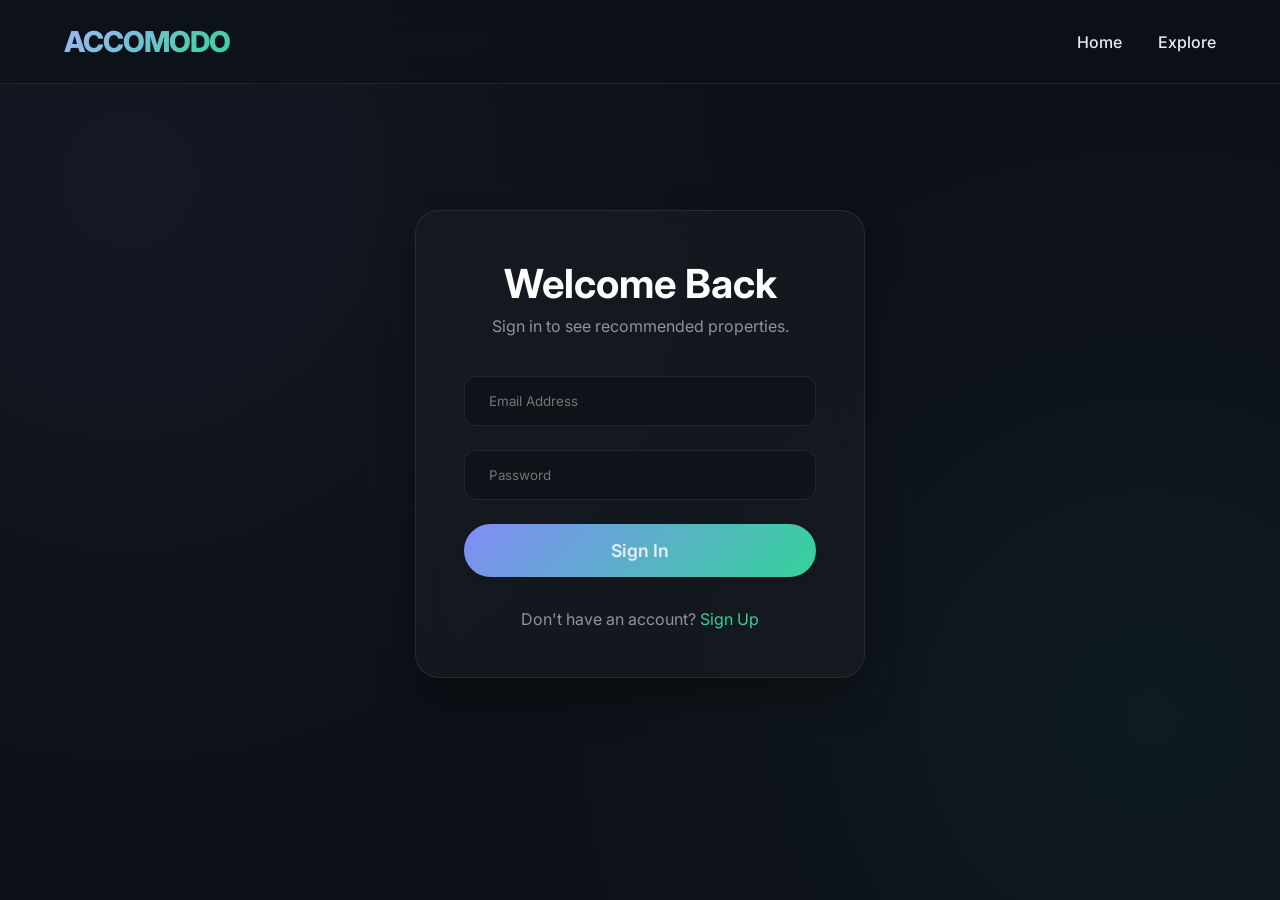
<file: src/main/webapp/login.html>
<!DOCTYPE html>
<html lang="en">
<head>
    <meta charset="UTF-8">
    <meta name="viewport" content="width=device-width, initial-scale=1.0">
    <title>Accomodo | Sign In / Sign Up</title>
    <link href="https://fonts.googleapis.com/css2?family=Inter:wght@300;400;500;600;800&display=swap" rel="stylesheet">
    <link rel="stylesheet" href="css/style.css">
    <link rel="manifest" href="manifest.json">
    <script src="js/app.js" defer></script>
    <style>
        .login-container {
            min-height: 80vh;
            display: flex;
            align-items: center;
            justify-content: center;
            padding: 2rem;
        }
        .login-card {
            background: var(--bg-card);
            backdrop-filter: var(--glass-blur);
            border: 1px solid var(--border);
            padding: 3rem;
            border-radius: 24px;
            width: 100%;
            max-width: 450px;
            box-shadow: 0 20px 40px rgba(0, 0, 0, 0.3);
            text-align: center;
            animation: scaleIn 0.5s ease-out;
        }
        .login-input, .login-select {
            width: 100%;
            padding: 1rem 1.5rem;
            margin-bottom: 1.5rem;
            background: rgba(0, 0, 0, 0.2);
            border: 1px solid var(--border);
            border-radius: 12px;
            color: #fff;
            outline: none;
            transition: border-color 0.3s;
        }
        .login-select option {
            background: var(--bg-dark);
        }
        .login-input:focus, .login-select:focus {
            border-color: var(--secondary);
        }
        .hidden { display: none; }
    </style>
</head>
<body>
    <nav>
        <div class="logo">ACCOMODO</div>
        <div class="nav-links">
            <a href="index.html">Home</a>
            <a href="search.html">Explore</a>
        </div>
    </nav>

    <div class="login-container">
        <!-- Sign In Form -->
        <div class="login-card" id="signInForm">
            <h1 style="margin-bottom: 0.5rem; font-size: 2.5rem; color: #fff;">Welcome Back</h1>
            <p style="color: var(--text-muted); margin-bottom: 2.5rem;">Sign in to see recommended properties.</p>
            
            <form onsubmit="handleLogin(event)">
                <input type="email" id="loginEmail" class="login-input" placeholder="Email Address" required>
                <input type="password" id="loginPass" class="login-input" placeholder="Password" required>
                
                <button type="submit" class="btn-glass" style="width: 100%; background: linear-gradient(135deg, var(--primary), var(--secondary)); border: none; padding: 1rem; font-size: 1.1rem;">Sign In</button>
            </form>
            
            <p style="margin-top: 2rem; color: var(--text-muted);">
                Don't have an account? <a href="#" style="color: var(--secondary); text-decoration: none;" onclick="toggleForms()">Sign Up</a>
            </p>
        </div>

        <!-- Sign Up Form -->
        <div class="login-card hidden" id="signUpForm">
            <h1 style="margin-bottom: 0.5rem; font-size: 2.5rem; color: #fff;">Create Account</h1>
            <p style="color: var(--text-muted); margin-bottom: 1.5rem;">Tell us what you're looking for to get personalized recommendations.</p>
            
            <form onsubmit="handleRegister(event)">
                <input type="text" id="regName" class="login-input" placeholder="Full Name" required>
                <input type="email" id="regEmail" class="login-input" placeholder="Email Address" required>
                <input type="password" id="regPass" class="login-input" placeholder="Password" required>
                
                <select id="regGender" class="login-select" required>
                    <option value="">Select Gender</option>
                    <option value="Male">Male</option>
                    <option value="Female">Female</option>
                    <option value="Other">Other</option>
                </select>

                <select id="regPref" class="login-select" required>
                    <option value="">What are you looking for?</option>
                    <option value="Hostel">Hostel with Food</option>
                    <option value="PG">PG near campus</option>
                    <option value="Flat">Independent Flat</option>
                </select>

                <select id="regBudget" class="login-select" required>
                    <option value="">Max Monthly Budget</option>
                    <option value="8000">Under ₹8,000</option>
                    <option value="12000">Under ₹12,000</option>
                    <option value="18000">Under ₹18,000</option>
                    <option value="99999">No Budget Limit</option>
                </select>

                <select id="regFood" class="login-select" required>
                    <option value="">Food Preference</option>
                    <option value="Veg">Vegetarian Only</option>
                    <option value="Any">Any / Non-Veg Allowed</option>
                    <option value="Self">Self Cooking / Kitchen Required</option>
                </select>

                <select id="regSharing" class="login-select" required>
                    <option value="">Room Preference</option>
                    <option value="Single">Private / Single Room</option>
                    <option value="Shared">Shared Room</option>
                    <option value="Any">Doesn't Matter</option>
                </select>
                
                <button type="submit" class="btn-glass" style="width: 100%; background: linear-gradient(135deg, var(--secondary), var(--primary)); border: none; padding: 1rem; font-size: 1.1rem;">Register</button>
            </form>
            
            <p style="margin-top: 2rem; color: var(--text-muted);">
                Already have an account? <a href="#" style="color: var(--secondary); text-decoration: none;" onclick="toggleForms()">Sign In</a>
            </p>
        </div>
    </div>

    <script>
        function toggleForms() {
            document.getElementById('signInForm').classList.toggle('hidden');
            document.getElementById('signUpForm').classList.toggle('hidden');
        }

        async function handleLogin(e) {
            e.preventDefault();
            const email = document.getElementById('loginEmail').value;
            const pass = document.getElementById('loginPass').value;

            const result = window.mockLogin(email, pass);
            if(result.success) {
                showToast(result.message, 'success');
                setTimeout(() => window.location.href = 'index.html', 1500);
            } else {
                showToast(result.message, 'error');
            }
        }

        async function handleRegister(e) {
            e.preventDefault();
            const name = document.getElementById('regName').value;
            const email = document.getElementById('regEmail').value;
            const pass = document.getElementById('regPass').value;
            const gender = document.getElementById('regGender').value;
            const prefs = document.getElementById('regPref').value;
            const budget = document.getElementById('regBudget').value;
            const food = document.getElementById('regFood').value;
            const sharing = document.getElementById('regSharing').value;

            const result = window.mockRegister(name, email, pass, gender, prefs, budget, food, sharing);
            if(result.success) {
                showToast(result.message, 'success');
                setTimeout(() => window.location.href = 'index.html', 1500);
            } else {
                showToast(result.message, 'error');
            }
        }
    </script>
</body>
</html>
</file>
<file: src/main/webapp/css/style.css>
/* style.css: Modern, Glassmorphism, Vibrant Dark Mode */

:root {
    --primary: #818cf8;
    --primary-light: #a5b4fc;
    --secondary: #34d399;
    --bg-dark: #0d1117;
    --bg-card: rgba(22, 27, 34, 0.85);
    --text-main: #e6edf3;
    --text-muted: #8b949e;
    --accent: #f0b429;
    --border: rgba(255, 255, 255, 0.08);
    --glass-blur: blur(16px);
}

* {
    margin: 0;
    padding: 0;
    box-sizing: border-box;
    font-family: 'Inter', 'Segoe UI', Tahoma, Geneva, Verdana, sans-serif;
}

body {
    background-color: var(--bg-dark);
    color: var(--text-main);
    min-height: 100vh;
    background-image:
        radial-gradient(circle at 10% 20%, rgba(129, 140, 248, 0.06) 0%, transparent 45%),
        radial-gradient(circle at 90% 80%, rgba(52, 211, 153, 0.05) 0%, transparent 45%);
    background-attachment: fixed;
}

/* Navbar */
nav {
    display: flex;
    justify-content: space-between;
    align-items: center;
    padding: 1.5rem 5%;
    background: rgba(13, 17, 23, 0.75);
    backdrop-filter: var(--glass-blur);
    border-bottom: 1px solid var(--border);
    position: sticky;
    top: 0;
    z-index: 100;
}

.logo {
    font-size: 1.8rem;
    font-weight: 800;
    background: linear-gradient(135deg, var(--primary-light), var(--secondary));
    -webkit-background-clip: text;
    -webkit-text-fill-color: transparent;
    letter-spacing: -1px;
}

.nav-links a {
    color: var(--text-main);
    text-decoration: none;
    margin-left: 2rem;
    font-weight: 500;
    transition: all 0.3s ease;
}

.nav-links a:hover {
    color: var(--primary-light);
    text-shadow: 0 0 12px rgba(165, 180, 252, 0.3);
}

.btn-glass {
    padding: 0.8rem 1.8rem;
    border-radius: 30px;
    background: rgba(255, 255, 255, 0.05);
    /* Premium glass */
    border: 1px solid var(--border);
    color: var(--text-main);
    font-weight: 600;
    cursor: pointer;
    transition: all 0.3s cubic-bezier(0.25, 0.8, 0.25, 1);
    box-shadow: 0 4px 6px rgba(0, 0, 0, 0.1);
    backdrop-filter: var(--glass-blur);
}

.btn-glass:hover {
    background: var(--primary);
    border-color: var(--primary-light);
    transform: translateY(-2px);
    box-shadow: 0 10px 20px rgba(129, 140, 248, 0.25);
}

/* Hero Section */
.hero {
    display: flex;
    flex-direction: column;
    align-items: center;
    justify-content: center;
    text-align: center;
    padding: 8rem 5% 5rem;
}

.title {
    font-size: 4rem;
    line-height: 1.1;
    margin-bottom: 1.5rem;
    background: linear-gradient(135deg, #fff, var(--text-muted));
    -webkit-background-clip: text;
    -webkit-text-fill-color: transparent;
    animation: fadeInDown 1s ease-out;
}

.subtitle {
    font-size: 1.4rem;
    color: var(--text-muted);
    max-width: 600px;
    margin-bottom: 3rem;
    animation: fadeInUp 1s ease-out 0.2s both;
}

/* Search Bar */
.search-container {
    width: 100%;
    max-width: 800px;
    background: var(--bg-card);
    backdrop-filter: var(--glass-blur);
    border: 1px solid var(--border);
    border-radius: 50px;
    padding: 0.8rem 1.5rem;
    display: flex;
    align-items: center;
    box-shadow: 0 20px 40px rgba(0, 0, 0, 0.2);
    animation: scaleIn 0.8s cubic-bezier(0.2, 0.8, 0.2, 1) 0.4s both;
}

.search-input {
    flex-grow: 1;
    background: transparent;
    border: none;
    outline: none;
    color: var(--text-main);
    font-size: 1.2rem;
    padding: 0.5rem 1rem;
}

.search-input::placeholder {
    color: rgba(148, 163, 184, 0.6);
}

.search-btn {
    background: linear-gradient(135deg, var(--primary), var(--secondary));
    color: #fff;
    border: none;
    padding: 1rem 2rem;
    border-radius: 30px;
    font-weight: bold;
    font-size: 1rem;
    cursor: pointer;
    transition: transform 0.2s, box-shadow 0.2s;
}

.search-btn:hover {
    transform: scale(1.05);
    box-shadow: 0 0 20px rgba(129, 140, 248, 0.35);
}

/* Grid & Cards */
.top-listings {
    padding: 5rem 5%;
}

.section-head {
    font-size: 2.5rem;
    margin-bottom: 3rem;
    text-align: center;
}

.grid {
    display: grid;
    grid-template-columns: repeat(auto-fit, minmax(320px, 1fr));
    gap: 2.5rem;
}

.card {
    background: var(--bg-card);
    border-radius: 20px;
    overflow: hidden;
    border: 1px solid var(--border);
    backdrop-filter: var(--glass-blur);
    transition: all 0.4s cubic-bezier(0.25, 0.8, 0.25, 1);
    position: relative;
    cursor: pointer;
}

.card:hover {
    transform: translateY(-10px);
    box-shadow: 0 20px 40px rgba(0, 0, 0, 0.3);
    border-color: rgba(255, 255, 255, 0.2);
}

.card-img {
    height: 220px;
    width: 100%;
    object-fit: cover;
    transition: transform 0.6s ease;
}

.card:hover .card-img {
    transform: scale(1.05);
}

.card-body {
    padding: 1.5rem;
}

.badge {
    position: absolute;
    top: 1rem;
    right: 1rem;
    background: rgba(15, 23, 42, 0.7);
    backdrop-filter: blur(8px);
    padding: 0.4rem 1rem;
    border-radius: 20px;
    font-size: 0.85rem;
    font-weight: 600;
    border: 1px solid var(--border);
}

.badge.hostel {
    color: #fb923c;
    border-color: rgba(251, 146, 60, 0.35);
}

.badge.pg {
    color: var(--secondary);
    border-color: rgba(52, 211, 153, 0.35);
}

.badge.flat {
    color: var(--primary-light);
    border-color: rgba(165, 180, 252, 0.35);
}

.card-price {
    font-size: 1.5rem;
    font-weight: 800;
    color: #fff;
    margin-bottom: 0.5rem;
}

.card-title {
    font-size: 1.25rem;
    margin-bottom: 0.8rem;
    font-weight: 600;
}

.card-info {
    font-size: 0.9rem;
    color: var(--text-muted);
    display: flex;
    justify-content: space-between;
    margin-bottom: 1rem;
}

.amenity-chips {
    display: flex;
    flex-wrap: wrap;
    gap: 0.5rem;
}

.chip {
    background: rgba(255, 255, 255, 0.05);
    padding: 0.3rem 0.8rem;
    border-radius: 12px;
    font-size: 0.75rem;
    border: 1px solid var(--border);
    transition: background 0.2s;
}

.card:hover .chip {
    background: rgba(255, 255, 255, 0.1);
}

/* Animations */
@keyframes fadeInDown {
    from {
        opacity: 0;
        transform: translateY(-30px);
    }

    to {
        opacity: 1;
        transform: translateY(0);
    }
}

@keyframes fadeInUp {
    from {
        opacity: 0;
        transform: translateY(30px);
    }

    to {
        opacity: 1;
        transform: translateY(0);
    }
}

@keyframes scaleIn {
    from {
        opacity: 0;
        transform: scale(0.9);
    }

    to {
        opacity: 1;
        transform: scale(1);
    }
}

/* Skeleton Loading */
@keyframes shimmer {
    0% { background-position: -1000px 0; }
    100% { background-position: 1000px 0; }
}

.skeleton {
    background: #1e293b;
    background-image: linear-gradient(to right, #1e293b 0%, #334155 20%, #1e293b 40%, #1e293b 100%);
    background-repeat: no-repeat;
    background-size: 1000px 100%;
    animation: shimmer 2s infinite linear forwards;
    border-radius: 8px;
    color: transparent !important;
}
.skeleton *, .skeleton img {
    visibility: hidden;
}

/* Toast Notifications */
.toast-container {
    position: fixed;
    bottom: 20px;
    right: 20px;
    display: flex;
    flex-direction: column;
    gap: 10px;
    z-index: 1000;
}
.toast {
    background: rgba(30, 41, 59, 0.9);
    backdrop-filter: var(--glass-blur);
    border: 1px solid var(--secondary);
    color: #fff;
    padding: 1rem 1.5rem;
    border-radius: 12px;
    box-shadow: 0 10px 30px rgba(0, 0, 0, 0.3);
    animation: slideUp 0.3s ease forwards;
}
.toast.fade-out {
    animation: fadeOut 0.5s ease forwards;
}
@keyframes slideUp {
    from { opacity: 0; transform: translateY(20px); }
    to { opacity: 1; transform: translateY(0); }
}
@keyframes fadeOut {
    from { opacity: 1; }
    to { opacity: 0; }
}

/* Carousel */
.carousel-container {
    display: flex;
    overflow-x: auto;
    scroll-snap-type: x mandatory;
    gap: 1rem;
    padding-bottom: 1rem;
    scrollbar-width: thin;
    scrollbar-color: var(--secondary) transparent;
}
.carousel-slide {
    scroll-snap-align: center;
    flex: 0 0 80%;
    height: 300px;
    border-radius: 15px;
    object-fit: cover;
    border: 1px solid var(--border);
}

/* Sticky Compare Bar */
.compare-bar {
    position: fixed;
    bottom: -100px;
    left: 50%;
    transform: translateX(-50%);
    background: var(--bg-card);
    backdrop-filter: var(--glass-blur);
    border: 1px solid var(--secondary);
    padding: 1rem 2rem;
    border-radius: 30px;
    display: flex;
    gap: 2rem;
    align-items: center;
    box-shadow: 0 -10px 30px rgba(0,0,0,0.3);
    transition: bottom 0.3s cubic-bezier(0.25, 0.8, 0.25, 1);
    z-index: 999;
}
.compare-bar.show {
    bottom: 30px;
}

/* User Settings Dropdown */
.dropdown {
    position: relative;
    display: inline-block;
}

.dropdown-content {
    display: none;
    position: absolute;
    right: 0;
    margin-top: 10px;
    background-color: var(--bg-card);
    min-width: 160px;
    box-shadow: 0 8px 16px rgba(0,0,0,0.5);
    border-radius: 12px;
    border: 1px solid var(--border);
    backdrop-filter: var(--glass-blur);
    z-index: 1001;
    overflow: hidden;
    animation: fadeInDown 0.2s ease-out;
}

.dropdown-content a {
    color: var(--text-main);
    padding: 12px 16px;
    text-decoration: none;
    display: block;
    font-size: 0.95rem;
    transition: background 0.2s;
    margin: 0 !important; /* override nav-links */
}

.dropdown-content a:hover {
    background-color: rgba(255, 255, 255, 0.1);
    color: var(--secondary);
}

.dropdown:hover .dropdown-content {
    display: block;
}
</file>
